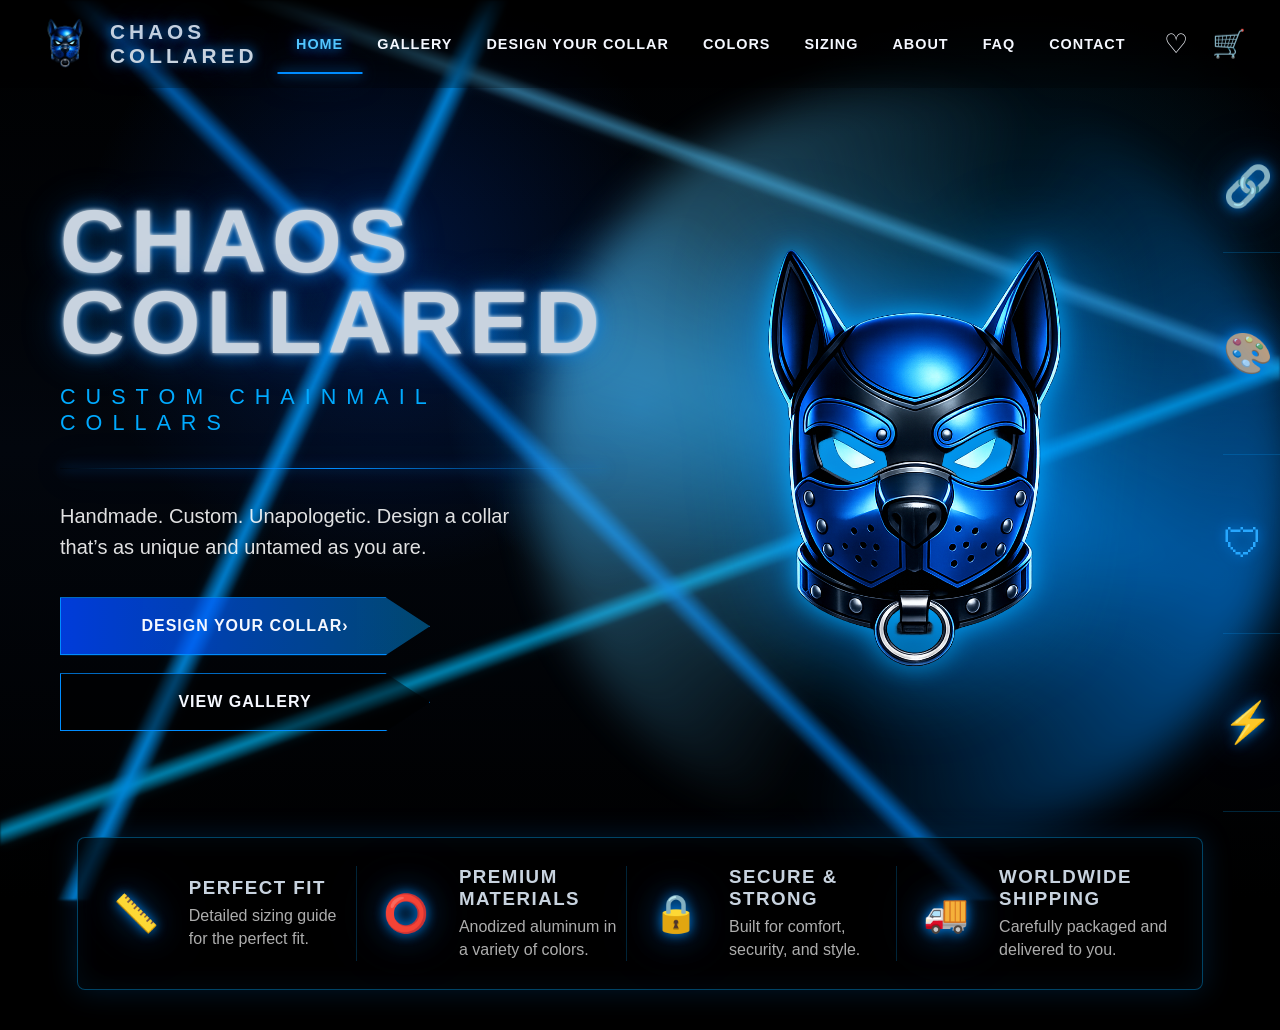
<file: index.html>
<!DOCTYPE html>
<html lang="en">
<head>
  <meta charset="UTF-8" />
  <meta name="viewport" content="width=device-width, initial-scale=1.0" />

  <title>Chaos Collared | Custom Chainmail Collars</title>

  <link rel="stylesheet" href="css/styles.css" />
</head>

<body>

  <div class="lightning-bg"></div>

  <header class="site-header">

    <a href="index.html" class="brand-mark">
      <img src="images/chaos-collars-logo.png" alt="Chaos Collared Logo" />
      <span>Chaos<br>Collared</span>
    </a>

    <nav class="main-nav">
      <a href="index.html" class="active">Home</a>
      <a href="gallery.html">Gallery</a>
      <a href="design.html">Design Your Collar</a>
      <a href="colors.html">Colors</a>
      <a href="sizing.html">Sizing</a>
      <a href="about.html">About</a>
      <a href="faq.html">FAQ</a>
      <a href="contact.html">Contact</a>
    </nav>

    <div class="header-icons">
      <span>♡</span>
      <span>🛒</span>
    </div>

  </header>

  <main class="hero">

    <section class="hero-copy">

      <h1>Chaos<br>Collared</h1>

      <p class="tagline">Custom Chainmail Collars</p>

      <div class="blue-divider"></div>

      <p class="intro">
        Handmade. Custom. Unapologetic.
        Design a collar that’s as unique and untamed as you are.
      </p>

      <div class="hero-buttons">
        <a href="design.html" class="btn-primary">
          Design Your Collar <span>›</span>
        </a>

        <a href="gallery.html" class="btn-secondary">
          View Gallery
        </a>
      </div>

    </section>

    <section class="hero-logo-wrap">
      <div class="logo-lightning"></div>
      <img src="images/chaos-collars-logo.png" alt="Blue pup hood Chaos Collared logo" class="hero-logo" />
    </section>

    <section class="feature-list">

      <article class="feature">
        <div class="feature-icon">🔗</div>
        <div>
          <h3>Handmade</h3>
          <p>Built link by link with precision.</p>
        </div>
      </article>

      <article class="feature">
        <div class="feature-icon">🎨</div>
        <div>
          <h3>Fully Custom</h3>
          <p>Choose your colors, style, length, and more.</p>
        </div>
      </article>

      <article class="feature">
        <div class="feature-icon">🛡</div>
        <div>
          <h3>Built To Last</h3>
          <p>High quality materials made to endure.</p>
        </div>
      </article>

      <article class="feature">
        <div class="feature-icon">⚡</div>
        <div>
          <h3>Made For You</h3>
          <p>Every collar is unique, just like you.</p>
        </div>
      </article>

    </section>

  </main>

  <section class="bottom-info">

    <article>
      <span>📏</span>
      <div>
        <h3>Perfect Fit</h3>
        <p>Detailed sizing guide for the perfect fit.</p>
      </div>
    </article>

    <article>
      <span>⭕</span>
      <div>
        <h3>Premium Materials</h3>
        <p>Anodized aluminum in a variety of colors.</p>
      </div>
    </article>

    <article>
      <span>🔒</span>
      <div>
        <h3>Secure & Strong</h3>
        <p>Built for comfort, security, and style.</p>
      </div>
    </article>

    <article>
      <span>🚚</span>
      <div>
        <h3>Worldwide Shipping</h3>
        <p>Carefully packaged and delivered to you.</p>
      </div>
    </article>

  </section>

  <script src="js/main.js"></script>

</body>
</html>
</file>
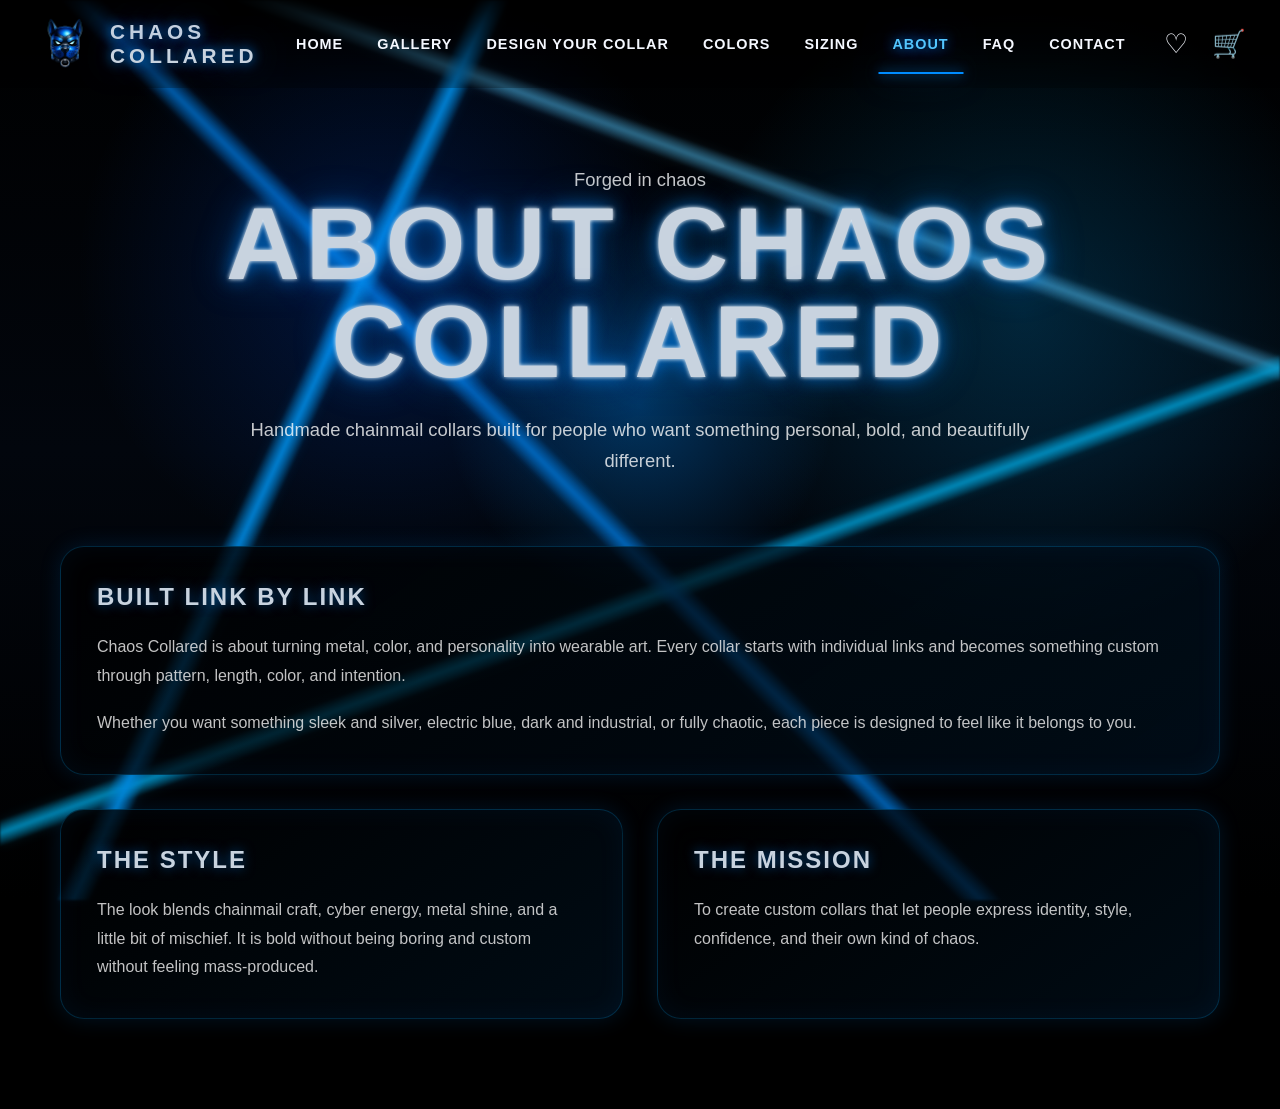
<file: about.html>
<!DOCTYPE html>
<html lang="en">

<head>
  <meta charset="UTF-8" />
  <meta name="viewport" content="width=device-width, initial-scale=1.0" />

  <title>About | Chaos Collared</title>

  <link rel="stylesheet" href="css/styles.css" />
  <link rel="stylesheet" href="css/about.css" />
</head>

<body class="about-page">

  <div class="lightning-bg"></div>

  <header class="site-header">

    <a href="index.html" class="brand-mark">
      <img src="images/chaos-collars-logo.png" alt="Chaos Collared Logo" />
      <span>Chaos<br>Collared</span>
    </a>

    <nav class="main-nav">
      <a href="index.html">Home</a>
      <a href="gallery.html">Gallery</a>
      <a href="design.html">Design Your Collar</a>
      <a href="colors.html">Colors</a>
      <a href="sizing.html">Sizing</a>
      <a href="about.html" class="active">About</a>
      <a href="faq.html">FAQ</a>
      <a href="contact.html">Contact</a>
    </nav>

    <div class="header-icons">
      <span>♡</span>
      <span>🛒</span>
    </div>

  </header>

  <main class="about-main">

    <section class="about-hero">

      <p class="eyebrow">Forged in chaos</p>

      <h1>About Chaos Collared</h1>

      <p>
        Handmade chainmail collars built for people who want something personal, bold, and beautifully different.
      </p>

    </section>

    <section class="about-layout">

      <article class="about-card feature-about">

        <h2>Built Link By Link</h2>

        <p>
          Chaos Collared is about turning metal, color, and personality into wearable art. Every collar starts with individual links and becomes something custom through pattern, length, color, and intention.
        </p>

        <p>
          Whether you want something sleek and silver, electric blue, dark and industrial, or fully chaotic, each piece is designed to feel like it belongs to you.
        </p>

      </article>

      <article class="about-card">

        <h2>The Style</h2>

        <p>
          The look blends chainmail craft, cyber energy, metal shine, and a little bit of mischief. It is bold without being boring and custom without feeling mass-produced.
        </p>

      </article>

      <article class="about-card">

        <h2>The Mission</h2>

        <p>
          To create custom collars that let people express identity, style, confidence, and their own kind of chaos.
        </p>

      </article>

    </section>

  </main>

  <script src="js/main.js"></script>

</body>

</html>
</file>
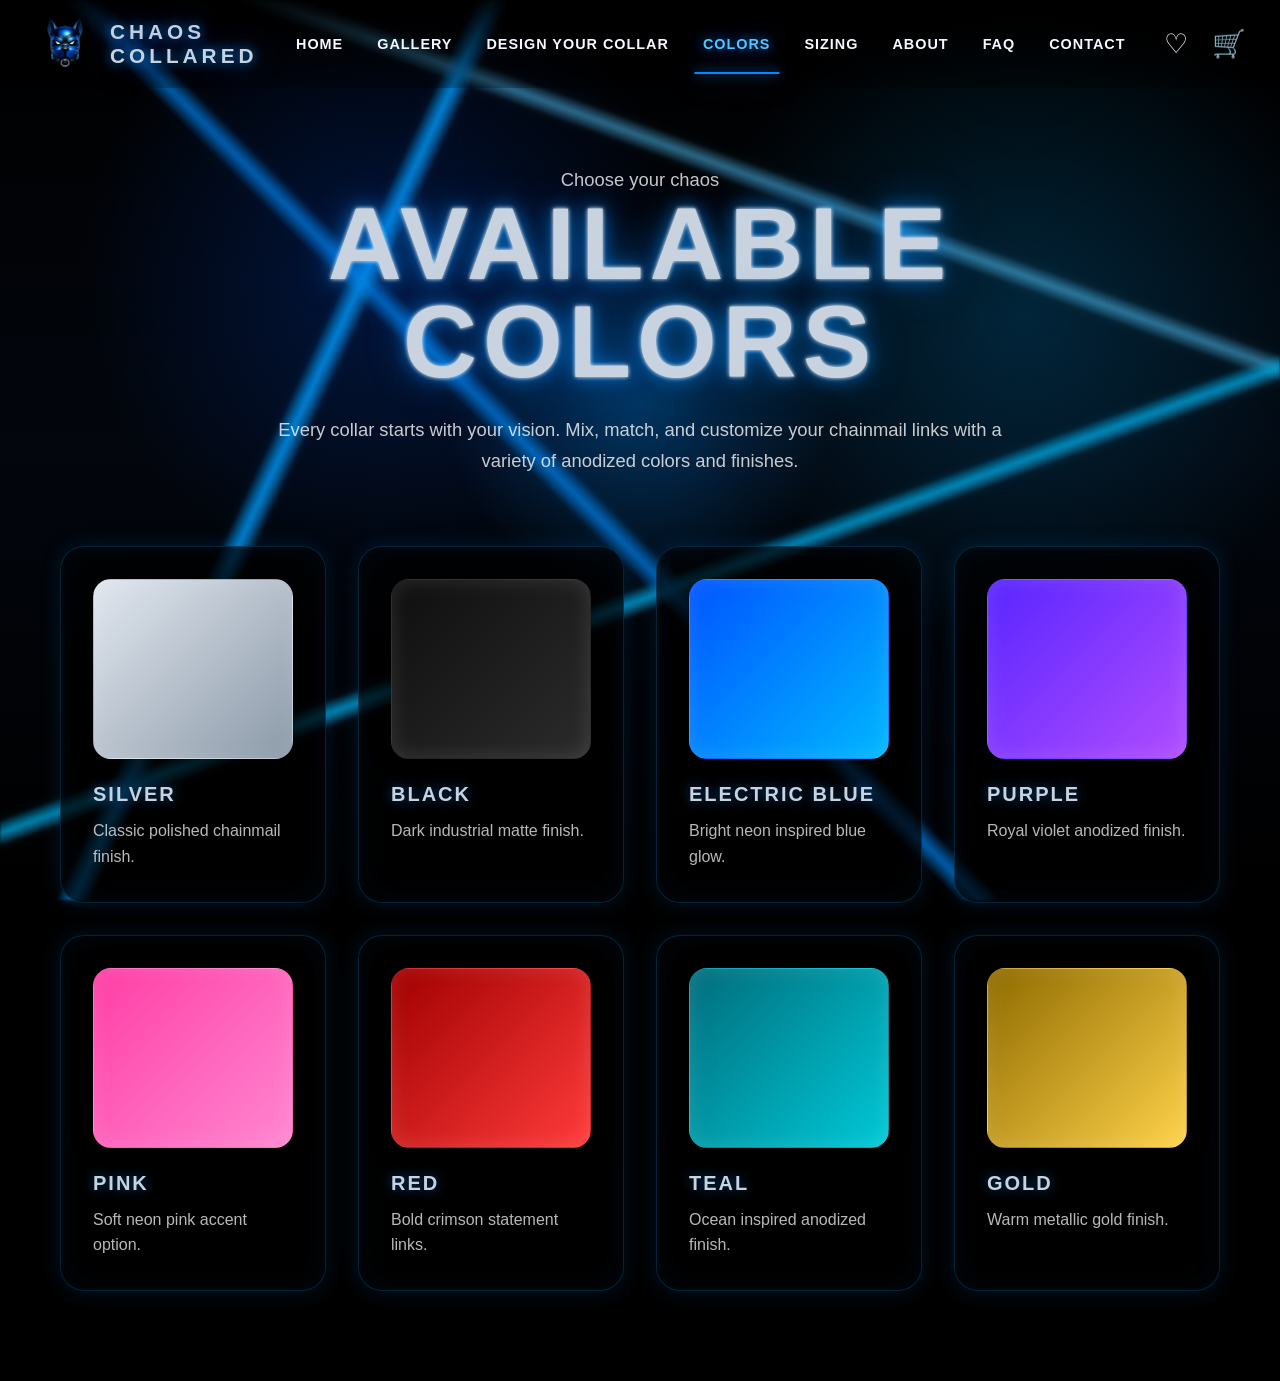
<file: colors.html>
<!DOCTYPE html>
<html lang="en">

<head>
  <meta charset="UTF-8" />
  <meta name="viewport" content="width=device-width, initial-scale=1.0" />

  <title>Colors | Chaos Collared</title>

  <link rel="stylesheet" href="css/styles.css" />
  <link rel="stylesheet" href="css/colors.css" />
</head>

<body class="colors-page">

  <div class="lightning-bg"></div>

  <header class="site-header">

    <a href="index.html" class="brand-mark">
      <img src="images/chaos-collars-logo.png" alt="Chaos Collared Logo" />
      <span>Chaos<br>Collared</span>
    </a>

    <nav class="main-nav">
      <a href="index.html">Home</a>
      <a href="gallery.html">Gallery</a>
      <a href="design.html">Design Your Collar</a>
      <a href="colors.html" class="active">Colors</a>
      <a href="sizing.html">Sizing</a>
      <a href="about.html">About</a>
      <a href="faq.html">FAQ</a>
      <a href="contact.html">Contact</a>
    </nav>

    <div class="header-icons">
      <span>♡</span>
      <span>🛒</span>
    </div>

  </header>

  <main class="colors-main">

    <section class="colors-hero">

      <p class="eyebrow">Choose your chaos</p>

      <h1>Available Colors</h1>

      <p>
        Every collar starts with your vision. Mix, match, and customize your chainmail links with a variety of anodized colors and finishes.
      </p>

    </section>

    <section class="swatch-grid">

      <article class="color-card">
        <div class="color-preview silver"></div>
        <h2>Silver</h2>
        <p>Classic polished chainmail finish.</p>
      </article>

      <article class="color-card">
        <div class="color-preview black"></div>
        <h2>Black</h2>
        <p>Dark industrial matte finish.</p>
      </article>

      <article class="color-card">
        <div class="color-preview blue"></div>
        <h2>Electric Blue</h2>
        <p>Bright neon inspired blue glow.</p>
      </article>

      <article class="color-card">
        <div class="color-preview purple"></div>
        <h2>Purple</h2>
        <p>Royal violet anodized finish.</p>
      </article>

      <article class="color-card">
        <div class="color-preview pink"></div>
        <h2>Pink</h2>
        <p>Soft neon pink accent option.</p>
      </article>

      <article class="color-card">
        <div class="color-preview red"></div>
        <h2>Red</h2>
        <p>Bold crimson statement links.</p>
      </article>

      <article class="color-card">
        <div class="color-preview teal"></div>
        <h2>Teal</h2>
        <p>Ocean inspired anodized finish.</p>
      </article>

      <article class="color-card">
        <div class="color-preview gold"></div>
        <h2>Gold</h2>
        <p>Warm metallic gold finish.</p>
      </article>

    </section>

  </main>

  <script src="js/main.js"></script>

</body>

</html>
</file>
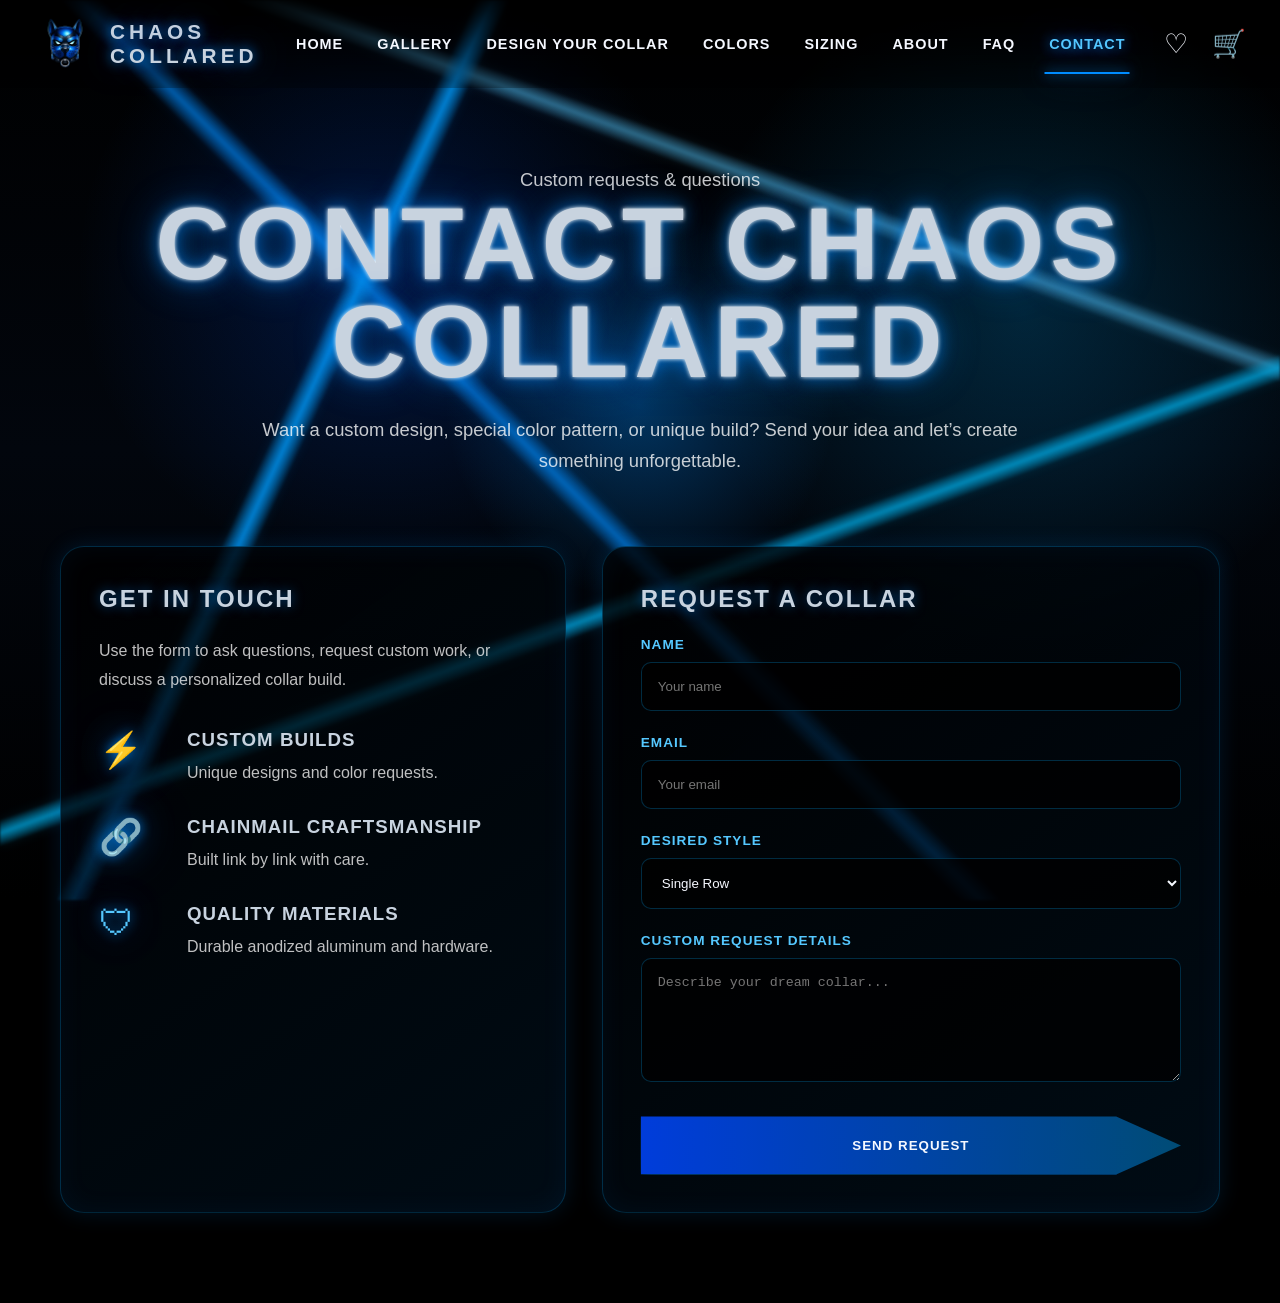
<file: contact.html>
<!DOCTYPE html>
<html lang="en">

<head>
  <meta charset="UTF-8" />
  <meta name="viewport" content="width=device-width, initial-scale=1.0" />

  <title>Contact | Chaos Collared</title>

  <link rel="stylesheet" href="css/styles.css" />
  <link rel="stylesheet" href="css/contact.css" />
</head>

<body class="contact-page">

  <div class="lightning-bg"></div>

  <header class="site-header">

    <a href="index.html" class="brand-mark">
      <img src="images/chaos-collars-logo.png" alt="Chaos Collared Logo" />
      <span>Chaos<br>Collared</span>
    </a>

    <nav class="main-nav">
      <a href="index.html">Home</a>
      <a href="gallery.html">Gallery</a>
      <a href="design.html">Design Your Collar</a>
      <a href="colors.html">Colors</a>
      <a href="sizing.html">Sizing</a>
      <a href="about.html">About</a>
      <a href="faq.html">FAQ</a>
      <a href="contact.html" class="active">Contact</a>
    </nav>

    <div class="header-icons">
      <span>♡</span>
      <span>🛒</span>
    </div>

  </header>

  <main class="contact-main">

    <section class="contact-hero">

      <p class="eyebrow">Custom requests & questions</p>

      <h1>Contact Chaos Collared</h1>

      <p>
        Want a custom design, special color pattern, or unique build? Send your idea and let’s create something unforgettable.
      </p>

    </section>

    <section class="contact-layout">

      <article class="contact-card info-card">

        <h2>Get In Touch</h2>

        <p>
          Use the form to ask questions, request custom work, or discuss a personalized collar build.
        </p>

        <div class="contact-info">

          <div class="info-item">
            <span>⚡</span>
            <div>
              <h3>Custom Builds</h3>
              <p>Unique designs and color requests.</p>
            </div>
          </div>

          <div class="info-item">
            <span>🔗</span>
            <div>
              <h3>Chainmail Craftsmanship</h3>
              <p>Built link by link with care.</p>
            </div>
          </div>

          <div class="info-item">
            <span>🛡</span>
            <div>
              <h3>Quality Materials</h3>
              <p>Durable anodized aluminum and hardware.</p>
            </div>
          </div>

        </div>

      </article>

      <article class="contact-card form-card">

        <h2>Request A Collar</h2>

        <form class="contact-form">

          <div class="form-group">
            <label for="name">Name</label>
            <input type="text" id="name" placeholder="Your name" />
          </div>

          <div class="form-group">
            <label for="email">Email</label>
            <input type="email" id="email" placeholder="Your email" />
          </div>

          <div class="form-group">
            <label for="style">Desired Style</label>

            <select id="style">
              <option>Single Row</option>
              <option>Double Row</option>
              <option>Wide Collar</option>
              <option>Sectioned Pattern</option>
              <option>Custom Request</option>
            </select>
          </div>

          <div class="form-group">
            <label for="message">Custom Request Details</label>

            <textarea
              id="message"
              rows="6"
              placeholder="Describe your dream collar..."
            ></textarea>
          </div>

          <button type="submit" class="submit-button">
            Send Request
          </button>

        </form>

      </article>

    </section>

  </main>

  <script src="js/main.js"></script>

</body>

</html>
</file>
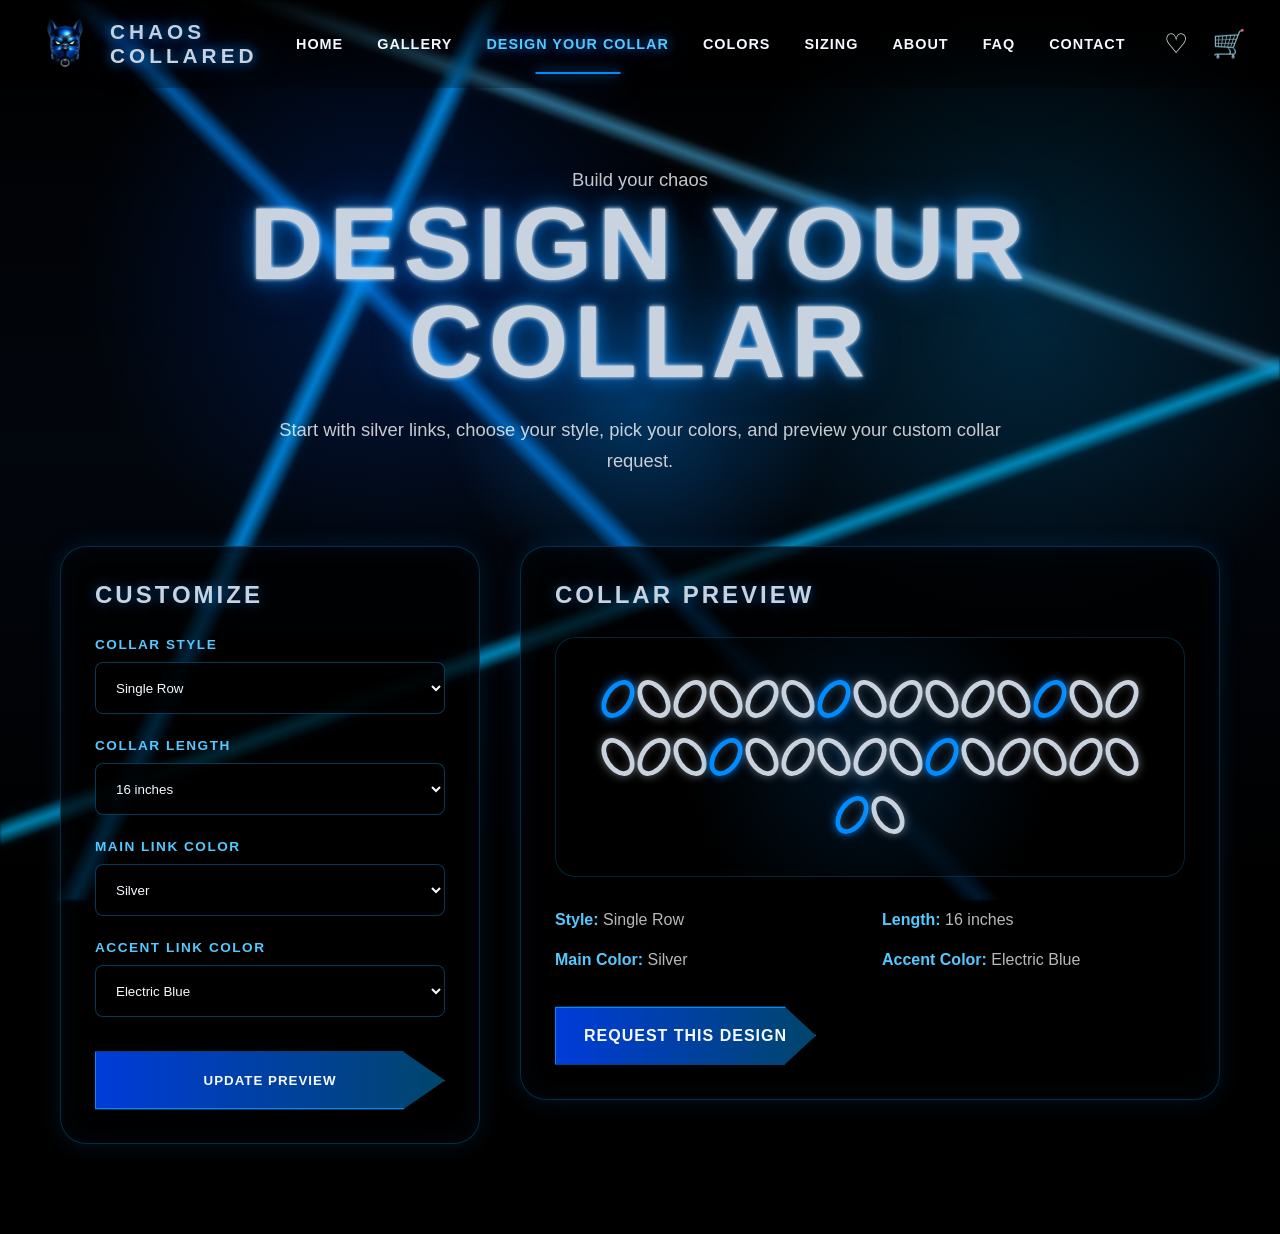
<file: design.html>
<!DOCTYPE html>
<html lang="en">

<head>
  <meta charset="UTF-8" />
  <meta name="viewport" content="width=device-width, initial-scale=1.0" />

  <title>Design Your Collar | Chaos Collared</title>

  <link rel="stylesheet" href="css/styles.css" />
  <link rel="stylesheet" href="css/design.css" />
</head>

<body class="design-page">

  <div class="lightning-bg"></div>

  <header class="site-header">

    <a href="index.html" class="brand-mark">
      <img src="images/chaos-collars-logo.png" alt="Chaos Collared Logo" />
      <span>Chaos<br>Collared</span>
    </a>

    <nav class="main-nav">
      <a href="index.html">Home</a>
      <a href="gallery.html">Gallery</a>
      <a href="design.html" class="active">Design Your Collar</a>
      <a href="colors.html">Colors</a>
      <a href="sizing.html">Sizing</a>
      <a href="about.html">About</a>
      <a href="faq.html">FAQ</a>
      <a href="contact.html">Contact</a>
    </nav>

    <div class="header-icons">
      <span>♡</span>
      <span>🛒</span>
    </div>

  </header>

  <main class="design-main">

    <section class="design-hero">
      <p class="eyebrow">Build your chaos</p>

      <h1>Design Your Collar</h1>

      <p>
        Start with silver links, choose your style, pick your colors, and preview your custom collar request.
      </p>
    </section>

    <section class="builder-layout">

      <section class="builder-panel">

        <h2>Customize</h2>

        <label for="collar-style">Collar Style</label>
        <select id="collar-style">
          <option value="single">Single Row</option>
          <option value="double">Double Row</option>
          <option value="center-stripe">Center Stripe</option>
          <option value="sectioned">Sectioned Pattern</option>
          <option value="wide">Wide Collar</option>
        </select>

        <label for="collar-length">Collar Length</label>
        <select id="collar-length">
          <option value="12">12 inches</option>
          <option value="14">14 inches</option>
          <option value="16" selected>16 inches</option>
          <option value="18">18 inches</option>
          <option value="20">20 inches</option>
          <option value="custom">Custom Length</option>
        </select>

        <label for="main-color">Main Link Color</label>
        <select id="main-color">
          <option value="silver" selected>Silver</option>
          <option value="black">Black</option>
          <option value="blue">Electric Blue</option>
          <option value="purple">Purple</option>
          <option value="pink">Pink</option>
          <option value="red">Red</option>
        </select>

        <label for="accent-color">Accent Link Color</label>
        <select id="accent-color">
          <option value="blue" selected>Electric Blue</option>
          <option value="silver">Silver</option>
          <option value="black">Black</option>
          <option value="purple">Purple</option>
          <option value="pink">Pink</option>
          <option value="red">Red</option>
        </select>

        <button class="builder-button" id="update-preview">
          Update Preview
        </button>

      </section>

      <section class="preview-panel">

        <h2>Collar Preview</h2>

        <div class="collar-preview" id="collar-preview"></div>

        <div class="preview-details">
          <p><strong>Style:</strong> <span id="preview-style">Single Row</span></p>
          <p><strong>Length:</strong> <span id="preview-length">16 inches</span></p>
          <p><strong>Main Color:</strong> <span id="preview-main">Silver</span></p>
          <p><strong>Accent Color:</strong> <span id="preview-accent">Electric Blue</span></p>
        </div>

        <a href="contact.html" class="btn-primary request-button">
          Request This Design
        </a>

      </section>

    </section>

  </main>

  <script src="js/main.js"></script>
  <script src="js/collar-builder.js"></script>

</body>

</html>
</file>
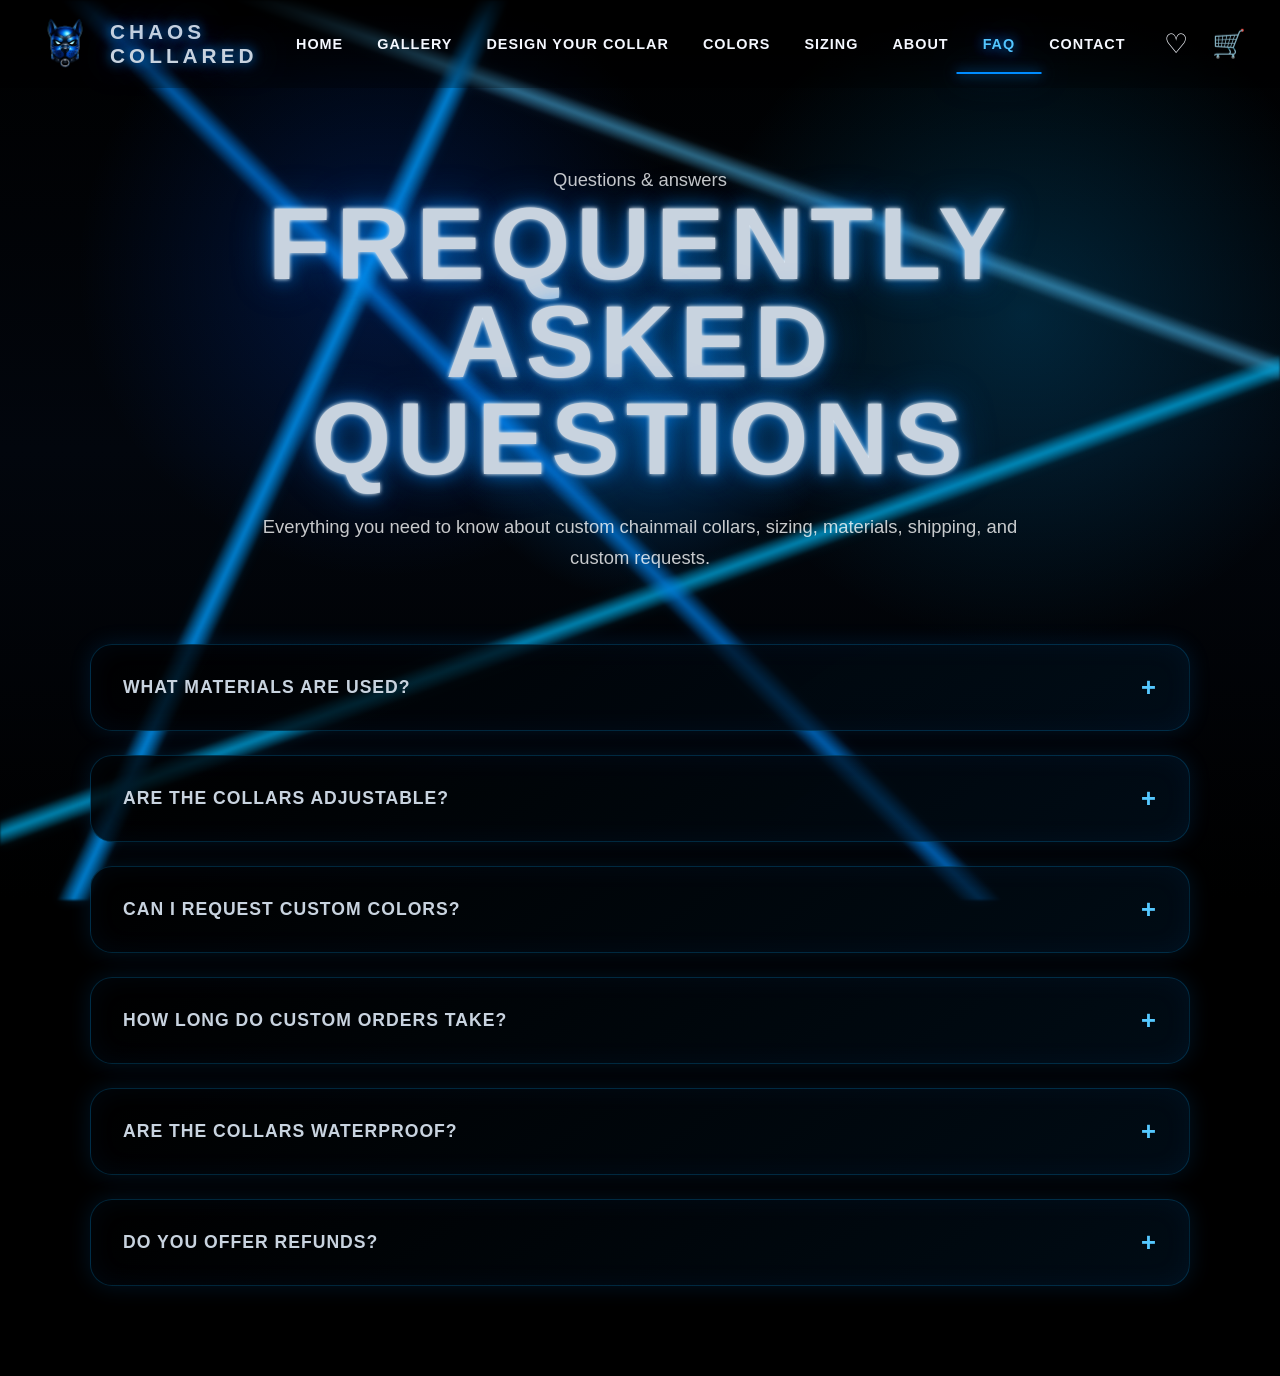
<file: faq.html>
<!DOCTYPE html>
<html lang="en">

<head>
  <meta charset="UTF-8" />
  <meta name="viewport" content="width=device-width, initial-scale=1.0" />

  <title>FAQ | Chaos Collared</title>

  <link rel="stylesheet" href="css/styles.css" />
  <link rel="stylesheet" href="css/faq.css" />
</head>

<body class="faq-page">

  <div class="lightning-bg"></div>

  <header class="site-header">

    <a href="index.html" class="brand-mark">
      <img src="images/chaos-collars-logo.png" alt="Chaos Collared Logo" />
      <span>Chaos<br>Collared</span>
    </a>

    <nav class="main-nav">
      <a href="index.html">Home</a>
      <a href="gallery.html">Gallery</a>
      <a href="design.html">Design Your Collar</a>
      <a href="colors.html">Colors</a>
      <a href="sizing.html">Sizing</a>
      <a href="about.html">About</a>
      <a href="faq.html" class="active">FAQ</a>
      <a href="contact.html">Contact</a>
    </nav>

    <div class="header-icons">
      <span>♡</span>
      <span>🛒</span>
    </div>

  </header>

  <main class="faq-main">

    <section class="faq-hero">

      <p class="eyebrow">Questions & answers</p>

      <h1>Frequently Asked Questions</h1>

      <p>
        Everything you need to know about custom chainmail collars, sizing, materials, shipping, and custom requests.
      </p>

    </section>

    <section class="faq-layout">

      <article class="faq-card">

        <button class="faq-question">
          What materials are used?
          <span>+</span>
        </button>

        <div class="faq-answer">
          <p>
            Chaos Collared pieces are primarily made using anodized aluminum rings and specialty hardware depending on the design selected.
          </p>
        </div>

      </article>

      <article class="faq-card">

        <button class="faq-question">
          Are the collars adjustable?
          <span>+</span>
        </button>

        <div class="faq-answer">
          <p>
            Some styles are adjustable while others are built to exact measurements. Always review the sizing guide before ordering.
          </p>
        </div>

      </article>

      <article class="faq-card">

        <button class="faq-question">
          Can I request custom colors?
          <span>+</span>
        </button>

        <div class="faq-answer">
          <p>
            Yes. Custom color requests and sectioned patterns are available through the design request process.
          </p>
        </div>

      </article>

      <article class="faq-card">

        <button class="faq-question">
          How long do custom orders take?
          <span>+</span>
        </button>

        <div class="faq-answer">
          <p>
            Production times vary depending on complexity and current queue volume. Estimated turnaround is typically 1–3 weeks.
          </p>
        </div>

      </article>

      <article class="faq-card">

        <button class="faq-question">
          Are the collars waterproof?
          <span>+</span>
        </button>

        <div class="faq-answer">
          <p>
            Aluminum rings are resistant to rust, but long-term exposure to harsh conditions may affect finishes over time.
          </p>
        </div>

      </article>

      <article class="faq-card">

        <button class="faq-question">
          Do you offer refunds?
          <span>+</span>
        </button>

        <div class="faq-answer">
          <p>
            Because each piece is handmade and customized, refunds may be limited once production begins. Please review the refunds page for full details.
          </p>
        </div>

      </article>

    </section>

  </main>

  <script src="js/main.js"></script>

  <script>
    const faqQuestions =
      document.querySelectorAll(".faq-question");

    faqQuestions.forEach(question => {

      question.addEventListener("click", () => {

        const card =
          question.parentElement;

        card.classList.toggle("active");

      });

    });
  </script>

</body>

</html>
</file>
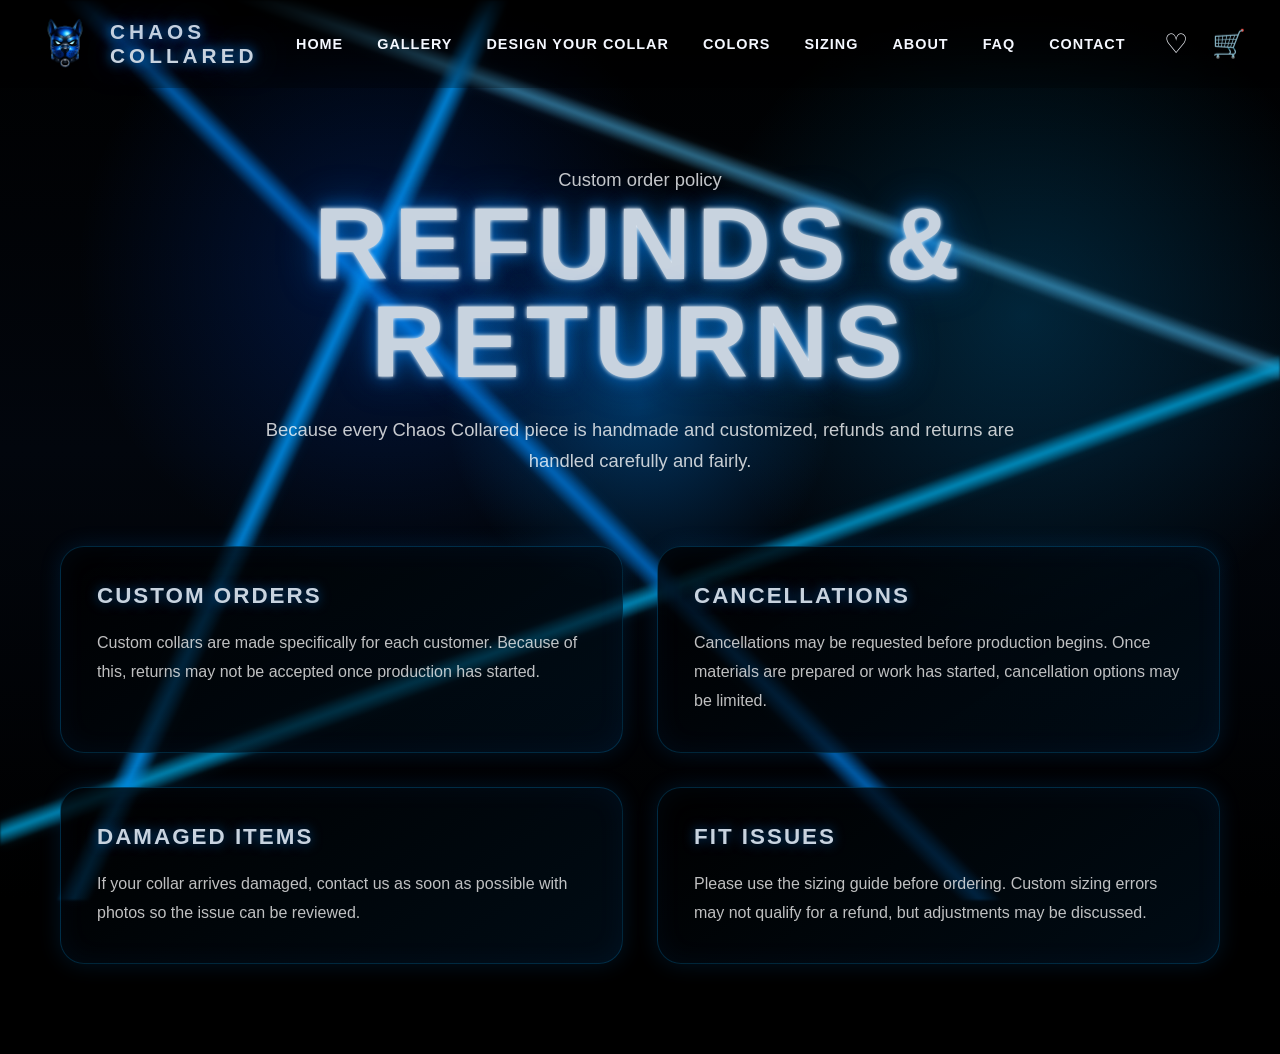
<file: refunds.html>
<!DOCTYPE html>
<html lang="en">

<head>
  <meta charset="UTF-8" />
  <meta name="viewport" content="width=device-width, initial-scale=1.0" />

  <title>Refunds & Returns | Chaos Collared</title>

  <link rel="stylesheet" href="css/styles.css" />
  <link rel="stylesheet" href="css/refunds.css" />
</head>

<body class="refunds-page">

  <div class="lightning-bg"></div>

  <header class="site-header">

    <a href="index.html" class="brand-mark">
      <img src="images/chaos-collars-logo.png" alt="Chaos Collared Logo" />
      <span>Chaos<br>Collared</span>
    </a>

    <nav class="main-nav">
      <a href="index.html">Home</a>
      <a href="gallery.html">Gallery</a>
      <a href="design.html">Design Your Collar</a>
      <a href="colors.html">Colors</a>
      <a href="sizing.html">Sizing</a>
      <a href="about.html">About</a>
      <a href="faq.html">FAQ</a>
      <a href="contact.html">Contact</a>
    </nav>

    <div class="header-icons">
      <span>♡</span>
      <span>🛒</span>
    </div>

  </header>

  <main class="refunds-main">

    <section class="refunds-hero">

      <p class="eyebrow">Custom order policy</p>

      <h1>Refunds & Returns</h1>

      <p>
        Because every Chaos Collared piece is handmade and customized, refunds and returns are handled carefully and fairly.
      </p>

    </section>

    <section class="refunds-grid">

      <article class="refunds-card">
        <h2>Custom Orders</h2>
        <p>
          Custom collars are made specifically for each customer. Because of this, returns may not be accepted once production has started.
        </p>
      </article>

      <article class="refunds-card">
        <h2>Cancellations</h2>
        <p>
          Cancellations may be requested before production begins. Once materials are prepared or work has started, cancellation options may be limited.
        </p>
      </article>

      <article class="refunds-card">
        <h2>Damaged Items</h2>
        <p>
          If your collar arrives damaged, contact us as soon as possible with photos so the issue can be reviewed.
        </p>
      </article>

      <article class="refunds-card">
        <h2>Fit Issues</h2>
        <p>
          Please use the sizing guide before ordering. Custom sizing errors may not qualify for a refund, but adjustments may be discussed.
        </p>
      </article>

    </section>

  </main>

  <script src="js/main.js"></script>

</body>

</html>
</file>
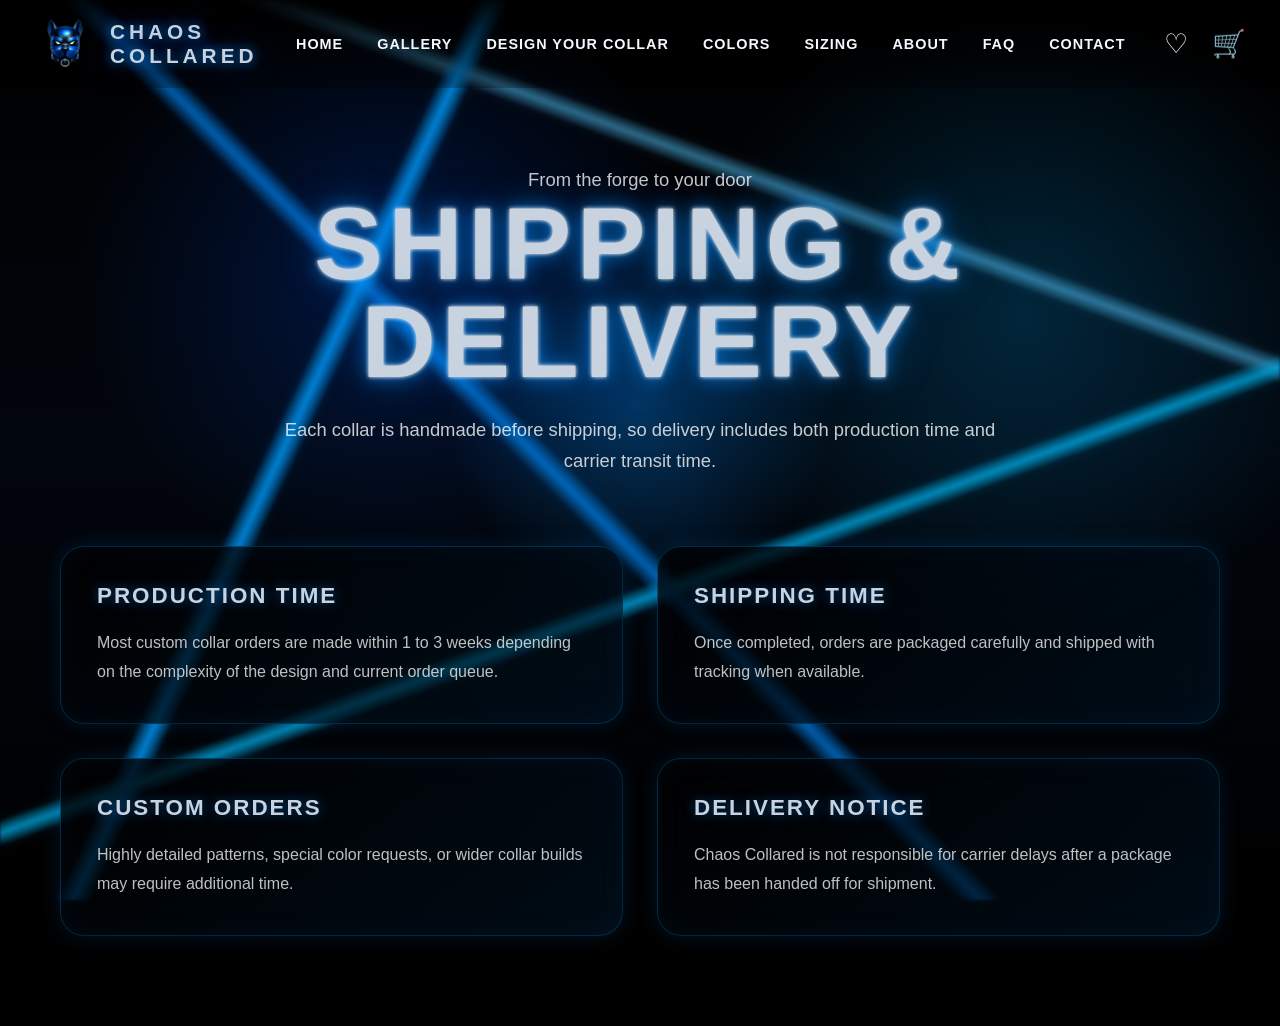
<file: shipping.html>
<!DOCTYPE html>
<html lang="en">

<head>
  <meta charset="UTF-8" />
  <meta name="viewport" content="width=device-width, initial-scale=1.0" />

  <title>Shipping & Delivery | Chaos Collared</title>

  <link rel="stylesheet" href="css/styles.css" />
  <link rel="stylesheet" href="css/shipping.css" />
</head>

<body class="shipping-page">

  <div class="lightning-bg"></div>

  <header class="site-header">

    <a href="index.html" class="brand-mark">
      <img src="images/chaos-collars-logo.png" alt="Chaos Collared Logo" />
      <span>Chaos<br>Collared</span>
    </a>

    <nav class="main-nav">
      <a href="index.html">Home</a>
      <a href="gallery.html">Gallery</a>
      <a href="design.html">Design Your Collar</a>
      <a href="colors.html">Colors</a>
      <a href="sizing.html">Sizing</a>
      <a href="about.html">About</a>
      <a href="faq.html">FAQ</a>
      <a href="contact.html">Contact</a>
    </nav>

    <div class="header-icons">
      <span>♡</span>
      <span>🛒</span>
    </div>

  </header>

  <main class="shipping-main">

    <section class="shipping-hero">

      <p class="eyebrow">From the forge to your door</p>

      <h1>Shipping & Delivery</h1>

      <p>
        Each collar is handmade before shipping, so delivery includes both production time and carrier transit time.
      </p>

    </section>

    <section class="shipping-grid">

      <article class="shipping-card">
        <h2>Production Time</h2>
        <p>
          Most custom collar orders are made within 1 to 3 weeks depending on the complexity of the design and current order queue.
        </p>
      </article>

      <article class="shipping-card">
        <h2>Shipping Time</h2>
        <p>
          Once completed, orders are packaged carefully and shipped with tracking when available.
        </p>
      </article>

      <article class="shipping-card">
        <h2>Custom Orders</h2>
        <p>
          Highly detailed patterns, special color requests, or wider collar builds may require additional time.
        </p>
      </article>

      <article class="shipping-card">
        <h2>Delivery Notice</h2>
        <p>
          Chaos Collared is not responsible for carrier delays after a package has been handed off for shipment.
        </p>
      </article>

    </section>

  </main>

  <script src="js/main.js"></script>

</body>

</html>
</file>
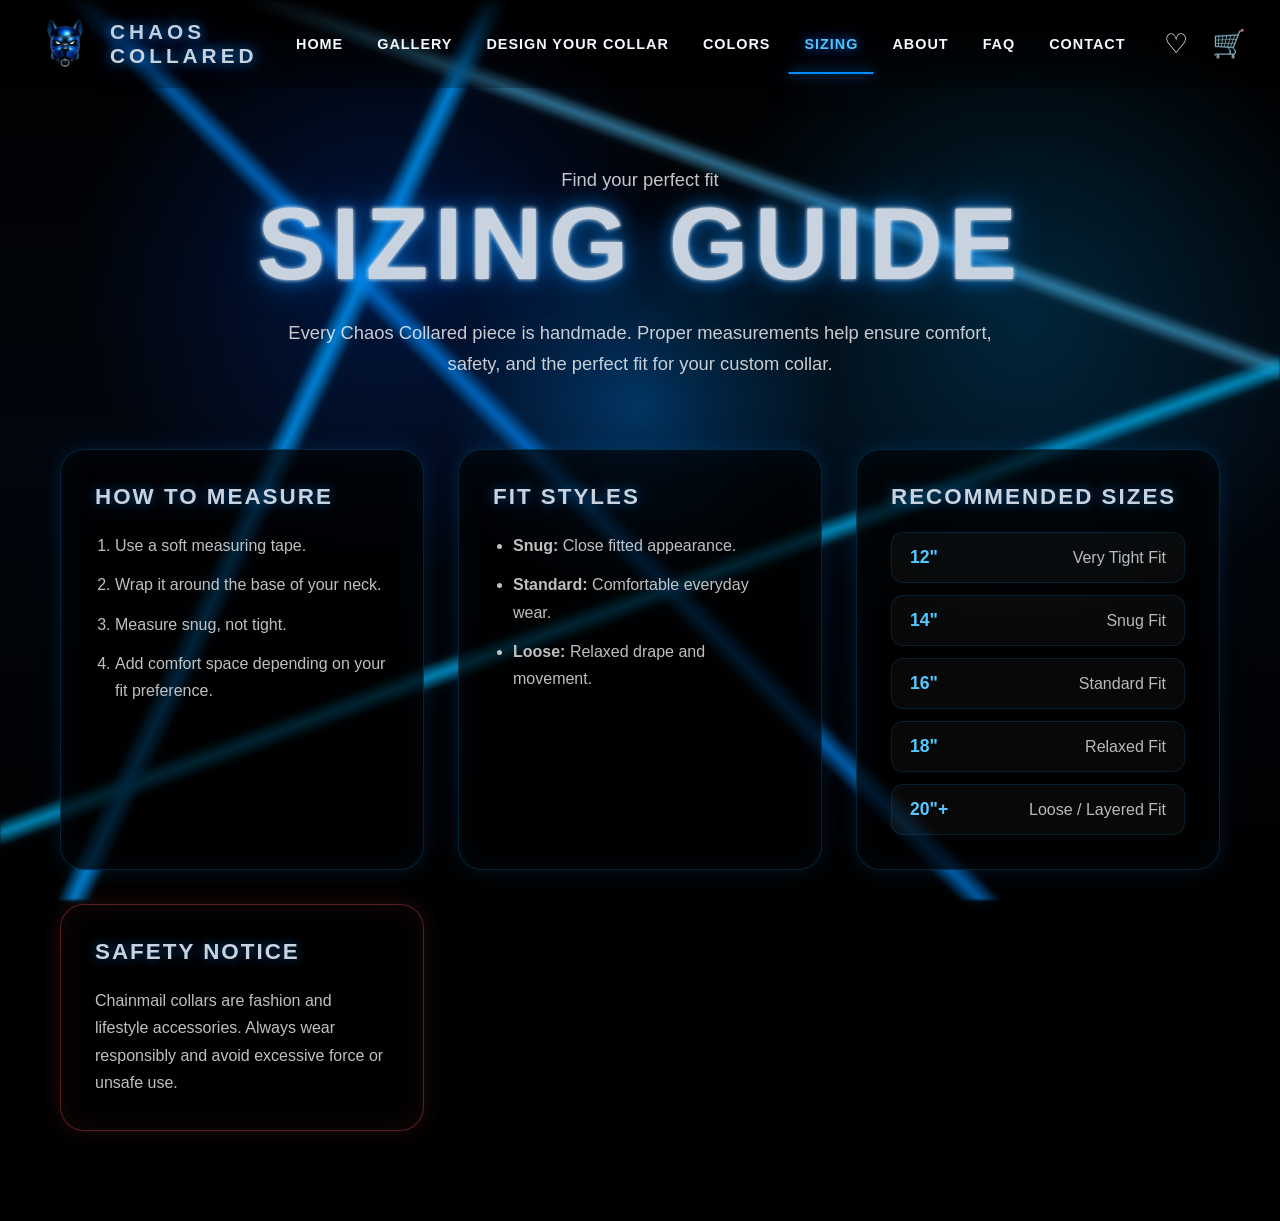
<file: sizing.html>
<!DOCTYPE html>
<html lang="en">

<head>
  <meta charset="UTF-8" />
  <meta name="viewport" content="width=device-width, initial-scale=1.0" />

  <title>Sizing Guide | Chaos Collared</title>

  <link rel="stylesheet" href="css/styles.css" />
  <link rel="stylesheet" href="css/sizing.css" />
</head>

<body class="sizing-page">

  <div class="lightning-bg"></div>

  <header class="site-header">

    <a href="index.html" class="brand-mark">
      <img src="images/chaos-collars-logo.png" alt="Chaos Collared Logo" />
      <span>Chaos<br>Collared</span>
    </a>

    <nav class="main-nav">
      <a href="index.html">Home</a>
      <a href="gallery.html">Gallery</a>
      <a href="design.html">Design Your Collar</a>
      <a href="colors.html">Colors</a>
      <a href="sizing.html" class="active">Sizing</a>
      <a href="about.html">About</a>
      <a href="faq.html">FAQ</a>
      <a href="contact.html">Contact</a>
    </nav>

    <div class="header-icons">
      <span>♡</span>
      <span>🛒</span>
    </div>

  </header>

  <main class="sizing-main">

    <section class="sizing-hero">

      <p class="eyebrow">Find your perfect fit</p>

      <h1>Sizing Guide</h1>

      <p>
        Every Chaos Collared piece is handmade. Proper measurements help ensure comfort, safety, and the perfect fit for your custom collar.
      </p>

    </section>

    <section class="sizing-grid">

      <article class="sizing-card">

        <h2>How To Measure</h2>

        <ol>
          <li>Use a soft measuring tape.</li>
          <li>Wrap it around the base of your neck.</li>
          <li>Measure snug, not tight.</li>
          <li>Add comfort space depending on your fit preference.</li>
        </ol>

      </article>

      <article class="sizing-card">

        <h2>Fit Styles</h2>

        <ul>
          <li><strong>Snug:</strong> Close fitted appearance.</li>
          <li><strong>Standard:</strong> Comfortable everyday wear.</li>
          <li><strong>Loose:</strong> Relaxed drape and movement.</li>
        </ul>

      </article>

      <article class="sizing-card">

        <h2>Recommended Sizes</h2>

        <div class="size-table">

          <div class="size-row">
            <span>12"</span>
            <span>Very Tight Fit</span>
          </div>

          <div class="size-row">
            <span>14"</span>
            <span>Snug Fit</span>
          </div>

          <div class="size-row">
            <span>16"</span>
            <span>Standard Fit</span>
          </div>

          <div class="size-row">
            <span>18"</span>
            <span>Relaxed Fit</span>
          </div>

          <div class="size-row">
            <span>20"+</span>
            <span>Loose / Layered Fit</span>
          </div>

        </div>

      </article>

      <article class="sizing-card warning-card">

        <h2>Safety Notice</h2>

        <p>
          Chainmail collars are fashion and lifestyle accessories. Always wear responsibly and avoid excessive force or unsafe use.
        </p>

      </article>

    </section>

  </main>

  <script src="js/main.js"></script>

</body>

</html>
</file>
<file: css/styles.css>
/* ================================
   CHAOS COLLARED HOMEPAGE
================================ */

:root {
  --black: #000000;
  --deep-black: #030508;
  --panel-black: rgba(0, 0, 0, 0.72);

  --blue: #008cff;
  --bright-blue: #55c8ff;
  --electric-blue: #00aaff;

  --silver: #c8d3df;
  --white: #f5f8ff;

  --blue-glow:
    0 0 12px rgba(0, 140, 255, 0.9),
    0 0 32px rgba(0, 140, 255, 0.5),
    0 0 70px rgba(0, 140, 255, 0.25);

  --soft-border: rgba(0, 170, 255, 0.35);
}

* {
  margin: 0;
  padding: 0;
  box-sizing: border-box;
}

body {
  background: var(--black);
  color: var(--white);
  font-family: Arial, Helvetica, sans-serif;
  min-height: 100vh;
  overflow-x: hidden;
}

/* ================================
   LIGHTNING BACKGROUND
================================ */

.lightning-bg {
  position: fixed;
  inset: 0;
  z-index: -3;

  background:
    radial-gradient(circle at 50% 45%, rgba(0, 140, 255, 0.35), transparent 24%),
    radial-gradient(circle at 30% 30%, rgba(0, 85, 255, 0.22), transparent 28%),
    radial-gradient(circle at 80% 35%, rgba(0, 170, 255, 0.2), transparent 28%),
    linear-gradient(to bottom, #000000, #02060d 50%, #000000);
}

.lightning-bg::before,
.lightning-bg::after {
  content: "";
  position: absolute;
  inset: 0;
  opacity: 0.8;
  background-image:
    linear-gradient(115deg, transparent 0 28%, rgba(0, 157, 255, 0.9) 29%, transparent 30% 100%),
    linear-gradient(45deg, transparent 0 44%, rgba(0, 140, 255, 0.7) 45%, transparent 46% 100%),
    linear-gradient(160deg, transparent 0 60%, rgba(0, 191, 255, 0.75) 61%, transparent 62% 100%),
    linear-gradient(20deg, transparent 0 72%, rgba(85, 200, 255, 0.55) 73%, transparent 74% 100%);
  filter: blur(1px);
  animation: lightningPulse 4s infinite alternate;
}

.lightning-bg::after {
  opacity: 0.35;
  filter: blur(6px);
}

@keyframes lightningPulse {
  0% {
    opacity: 0.35;
  }

  50% {
    opacity: 0.95;
  }

  100% {
    opacity: 0.55;
  }
}

/* ================================
   HEADER
================================ */

.site-header {
  position: fixed;
  top: 0;
  left: 0;
  width: 100%;
  height: 88px;

  display: flex;
  align-items: center;
  justify-content: space-between;

  padding: 0 34px;

  background: linear-gradient(to bottom, rgba(0,0,0,0.92), rgba(0,0,0,0.25));
  z-index: 100;
}

.brand-mark {
  display: flex;
  align-items: center;
  gap: 14px;
  color: var(--silver);
  text-decoration: none;
  text-transform: uppercase;
  letter-spacing: 4px;
  font-size: 1.3rem;
  font-weight: 900;
  text-shadow: var(--blue-glow);
}

.brand-mark img {
  width: 62px;
  height: 62px;
  object-fit: contain;
}

.main-nav {
  display: flex;
  align-items: center;
  gap: 34px;
}

.main-nav a {
  position: relative;
  color: var(--white);
  text-decoration: none;
  text-transform: uppercase;
  font-size: 0.9rem;
  font-weight: 700;
  letter-spacing: 1px;
  transition: 0.3s ease;
}

.main-nav a:hover,
.main-nav a.active {
  color: var(--bright-blue);
  text-shadow: var(--blue-glow);
}

.main-nav a.active::after {
  content: "";
  position: absolute;
  left: 50%;
  bottom: -22px;
  width: 85px;
  height: 2px;
  transform: translateX(-50%);
  background: var(--blue);
  box-shadow: var(--blue-glow);
}

.header-icons {
  display: flex;
  gap: 24px;
  font-size: 1.7rem;
}

/* ================================
   HERO
================================ */

.hero {
  min-height: 100vh;
  padding: 120px 60px 120px;

  display: grid;
  grid-template-columns: 1fr 1.35fr 0.9fr;
  align-items: center;
  gap: 40px;
}

.hero-copy {
  position: relative;
  z-index: 5;
}

.hero-copy h1 {
  color: var(--silver);
  font-size: clamp(3.8rem, 7vw, 7rem);
  line-height: 0.9;
  text-transform: uppercase;
  letter-spacing: 6px;
  font-weight: 900;

  text-shadow:
    0 0 4px #ffffff,
    0 0 18px rgba(0, 140, 255, 0.7),
    0 0 42px rgba(0, 140, 255, 0.45);
}

.tagline {
  margin-top: 22px;
  color: var(--electric-blue);
  text-transform: uppercase;
  letter-spacing: 10px;
  font-size: 1.35rem;
}

.blue-divider {
  width: 100%;
  height: 1px;
  margin: 32px 0;

  background: linear-gradient(to right, transparent, var(--blue), transparent);
  box-shadow: var(--blue-glow);
}

.intro {
  max-width: 480px;
  color: rgba(255,255,255,0.88);
  font-size: 1.25rem;
  line-height: 1.55;
}

.hero-buttons {
  margin-top: 34px;
  display: flex;
  flex-direction: column;
  gap: 18px;
  max-width: 370px;
}

.btn-primary,
.btn-secondary {
  position: relative;
  display: flex;
  align-items: center;
  justify-content: center;

  min-height: 58px;
  padding: 0 28px;

  color: var(--white);
  text-decoration: none;
  text-transform: uppercase;
  letter-spacing: 1px;
  font-weight: 800;

  border: 1px solid var(--blue);
  clip-path: polygon(0 0, 88% 0, 100% 50%, 88% 100%, 0 100%);
  transition: 0.3s ease;
}

.btn-primary {
  background: linear-gradient(90deg, rgba(0, 70, 255, 0.85), rgba(0, 166, 255, 0.42));
  box-shadow: var(--blue-glow);
}

.btn-secondary {
  background: rgba(0,0,0,0.45);
}

.btn-primary:hover,
.btn-secondary:hover {
  transform: translateX(8px);
  box-shadow: var(--blue-glow);
}

/* ================================
   CENTER LOGO
================================ */

.hero-logo-wrap {
  position: relative;
  display: flex;
  align-items: center;
  justify-content: center;
}

.logo-lightning {
  position: absolute;
  width: 760px;
  height: 760px;
  border-radius: 50%;

  background:
    radial-gradient(circle, rgba(0, 170, 255, 0.55), transparent 52%),
    conic-gradient(from 20deg, transparent, rgba(0, 140, 255, 0.8), transparent, rgba(85, 200, 255, 0.75), transparent);

  filter: blur(22px);
  opacity: 0.75;
  animation: glowSpin 12s linear infinite;
}

@keyframes glowSpin {
  from {
    transform: rotate(0deg);
  }

  to {
    transform: rotate(360deg);
  }
}

.hero-logo {
  position: relative;
  z-index: 3;
  width: min(620px, 42vw);
  filter:
    drop-shadow(0 0 12px rgba(0, 170, 255, 0.9))
    drop-shadow(0 0 42px rgba(0, 140, 255, 0.6));
}

/* ================================
   FEATURES RIGHT SIDE
================================ */

.feature-list {
  display: flex;
  flex-direction: column;
  gap: 0;
}

.feature {
  display: grid;
  grid-template-columns: 70px 1fr;
  gap: 22px;
  align-items: center;

  padding: 28px 0;
  border-bottom: 1px solid rgba(0, 170, 255, 0.22);
}

.feature-icon {
  color: var(--bright-blue);
  font-size: 2.5rem;
  text-shadow: var(--blue-glow);
}

.feature h3 {
  color: var(--silver);
  text-transform: uppercase;
  letter-spacing: 2px;
  font-size: 1.15rem;
  margin-bottom: 8px;
}

.feature p {
  color: rgba(255,255,255,0.72);
  line-height: 1.45;
  font-size: 1rem;
}

/* ================================
   BOTTOM INFO BAR
================================ */

.bottom-info {
  width: min(88%, 1500px);
  margin: -95px auto 40px;
  padding: 28px 35px;

  position: relative;
  z-index: 10;

  display: grid;
  grid-template-columns: repeat(4, 1fr);
  gap: 26px;

  border: 1px solid rgba(0, 170, 255, 0.4);
  border-radius: 8px;

  background: rgba(0,0,0,0.72);
  box-shadow:
    inset 0 0 28px rgba(0, 140, 255, 0.08),
    0 0 30px rgba(0, 140, 255, 0.18);
}

.bottom-info article {
  display: grid;
  grid-template-columns: 58px 1fr;
  gap: 18px;
  align-items: center;

  border-right: 1px solid rgba(0, 170, 255, 0.22);
}

.bottom-info article:last-child {
  border-right: none;
}

.bottom-info span {
  font-size: 2.3rem;
  color: var(--bright-blue);
  text-shadow: var(--blue-glow);
}

.bottom-info h3 {
  color: var(--silver);
  text-transform: uppercase;
  letter-spacing: 1.5px;
  margin-bottom: 6px;
}

.bottom-info p {
  color: rgba(255,255,255,0.68);
  line-height: 1.4;
}

/* ================================
   RESPONSIVE
================================ */

@media (max-width: 1200px) {
  .hero {
    grid-template-columns: 1fr;
    text-align: center;
    padding-top: 140px;
  }

  .intro,
  .hero-buttons {
    margin-left: auto;
    margin-right: auto;
  }

  .feature-list {
    max-width: 700px;
    margin: auto;
  }

  .hero-logo {
    width: min(520px, 80vw);
  }

  .bottom-info {
    margin-top: 40px;
    grid-template-columns: repeat(2, 1fr);
  }

  .main-nav {
    display: none;
  }
}

@media (max-width: 700px) {
  .site-header {
    padding: 0 18px;
  }

  .brand-mark span {
    font-size: 0.9rem;
  }

  .hero {
    padding-left: 22px;
    padding-right: 22px;
  }

  .tagline {
    letter-spacing: 4px;
    font-size: 1rem;
  }

  .bottom-info {
    grid-template-columns: 1fr;
  }

  .bottom-info article {
    border-right: none;
    border-bottom: 1px solid rgba(0, 170, 255, 0.22);
    padding-bottom: 20px;
  }

  .bottom-info article:last-child {
    border-bottom: none;
  }
}

.lightning-bg.flash::before {
  opacity: 1;
  filter: blur(0);
}
</file>
<file: css/about.css>
/* ================================
   CHAOS COLLARED
   ABOUT PAGE
================================ */

.about-main {
  min-height: 100vh;
  padding: 140px 60px 90px;
}

/* HERO */

.about-hero {
  max-width: 980px;
  margin: 0 auto 70px;
  text-align: center;
}

.about-hero h1 {
  color: var(--silver);
  font-size: clamp(3.2rem, 8vw, 7rem);
  line-height: 0.95;
  text-transform: uppercase;
  letter-spacing: 6px;
  font-weight: 900;

  text-shadow:
    0 0 4px #ffffff,
    0 0 18px rgba(0, 140, 255, 0.7),
    0 0 42px rgba(0, 140, 255, 0.45);
}

.about-hero p {
  max-width: 780px;
  margin: 24px auto 0;
  color: rgba(255,255,255,0.78);
  font-size: 1.15rem;
  line-height: 1.7;
}

/* LAYOUT */

.about-layout {
  width: min(1250px, 100%);
  margin: 0 auto;

  display: grid;
  grid-template-columns: repeat(2, 1fr);
  gap: 34px;
}

.about-card {
  padding: 36px;
  border-radius: 24px;

  border: 1px solid rgba(0, 170, 255, 0.22);

  background:
    linear-gradient(
      145deg,
      rgba(0,0,0,0.82),
      rgba(0,20,36,0.58)
    );

  box-shadow:
    inset 0 0 28px rgba(0, 140, 255, 0.06),
    0 0 22px rgba(0, 140, 255, 0.14);

  transition: 0.35s ease;
}

.about-card:hover {
  transform: translateY(-8px);

  border-color: rgba(85, 200, 255, 0.72);

  box-shadow:
    0 0 18px rgba(0, 140, 255, 0.55),
    0 0 44px rgba(0, 140, 255, 0.24);
}

.feature-about {
  grid-column: span 2;
}

.about-card h2 {
  color: var(--silver);
  text-transform: uppercase;
  letter-spacing: 2px;
  margin-bottom: 22px;
  font-size: 1.5rem;

  text-shadow:
    0 0 12px rgba(0, 140, 255, 0.5);
}

.about-card p {
  color: rgba(255,255,255,0.76);
  line-height: 1.8;
  margin-bottom: 18px;
}

.about-card p:last-child {
  margin-bottom: 0;
}

/* RESPONSIVE */

@media (max-width: 900px) {
  .about-main {
    padding: 130px 28px 70px;
  }

  .about-layout {
    grid-template-columns: 1fr;
  }

  .feature-about {
    grid-column: span 1;
  }
}
</file>
<file: css/colors.css>
/* ================================
   CHAOS COLLARED
   COLORS PAGE
================================ */

.colors-main {
  min-height: 100vh;
  padding: 140px 60px 90px;
}

/* HERO */

.colors-hero {
  max-width: 900px;
  margin: 0 auto 70px;
  text-align: center;
}

.colors-hero h1 {
  color: var(--silver);

  font-size: clamp(3.5rem, 8vw, 7rem);

  line-height: 0.95;

  text-transform: uppercase;

  letter-spacing: 6px;

  font-weight: 900;

  text-shadow:
    0 0 4px #ffffff,
    0 0 18px rgba(0, 140, 255, 0.7),
    0 0 42px rgba(0, 140, 255, 0.45);
}

.colors-hero p {
  max-width: 760px;

  margin: 24px auto 0;

  color: rgba(255,255,255,0.78);

  font-size: 1.15rem;

  line-height: 1.7;
}

/* GRID */

.swatch-grid {
  width: min(1450px, 100%);

  margin: 0 auto;

  display: grid;

  grid-template-columns:
    repeat(auto-fit, minmax(260px, 1fr));

  gap: 32px;
}

/* CARD */

.color-card {
  position: relative;

  overflow: hidden;

  border-radius: 24px;

  padding: 32px;

  border:
    1px solid rgba(0, 170, 255, 0.22);

  background:
    rgba(0,0,0,0.72);

  box-shadow:
    inset 0 0 28px rgba(0, 140, 255, 0.06),
    0 0 22px rgba(0, 140, 255, 0.14);

  transition: 0.35s ease;
}

.color-card:hover {
  transform: translateY(-8px);

  border-color:
    rgba(85, 200, 255, 0.72);

  box-shadow:
    0 0 18px rgba(0, 140, 255, 0.55),
    0 0 44px rgba(0, 140, 255, 0.24);
}

/* COLOR PREVIEW */

.color-preview {
  width: 100%;
  height: 180px;

  border-radius: 18px;

  margin-bottom: 24px;

  border:
    1px solid rgba(255,255,255,0.08);

  box-shadow:
    inset 0 0 20px rgba(255,255,255,0.12),
    0 0 22px rgba(0,0,0,0.4);
}

/* COLORS */

.silver {
  background:
    linear-gradient(135deg, #e1e7ef, #8b99a8);
}

.black {
  background:
    linear-gradient(135deg, #0f0f0f, #2b2b2b);
}

.blue {
  background:
    linear-gradient(135deg, #0055ff, #00b7ff);
}

.purple {
  background:
    linear-gradient(135deg, #5925ff, #b04dff);
}

.pink {
  background:
    linear-gradient(135deg, #ff3ea5, #ff87d1);
}

.red {
  background:
    linear-gradient(135deg, #a10000, #ff3b3b);
}

.teal {
  background:
    linear-gradient(135deg, #006d7c, #00c8d7);
}

.gold {
  background:
    linear-gradient(135deg, #8f6b00, #ffd24a);
}

/* TEXT */

.color-card h2 {
  color: var(--silver);

  text-transform: uppercase;

  letter-spacing: 2px;

  margin-bottom: 12px;

  font-size: 1.25rem;

  text-shadow:
    0 0 12px rgba(0, 140, 255, 0.5);
}

.color-card p {
  color: rgba(255,255,255,0.72);

  line-height: 1.6;
}

/* RESPONSIVE */

@media (max-width: 900px) {
  .colors-main {
    padding: 130px 28px 70px;
  }

  .swatch-grid {
    grid-template-columns: 1fr;
  }
}
</file>
<file: css/contact.css>
/* ================================
   CHAOS COLLARED
   CONTACT PAGE
================================ */

.contact-main {
  min-height: 100vh;
  padding: 140px 60px 90px;
}

/* HERO */

.contact-hero {
  max-width: 980px;
  margin: 0 auto 70px;
  text-align: center;
}

.contact-hero h1 {
  color: var(--silver);

  font-size: clamp(3.2rem, 8vw, 6.8rem);

  line-height: 0.95;

  text-transform: uppercase;

  letter-spacing: 6px;

  font-weight: 900;

  text-shadow:
    0 0 4px #ffffff,
    0 0 18px rgba(0, 140, 255, 0.7),
    0 0 42px rgba(0, 140, 255, 0.45);
}

.contact-hero p {
  max-width: 760px;

  margin: 24px auto 0;

  color: rgba(255,255,255,0.78);

  font-size: 1.15rem;

  line-height: 1.7;
}

/* LAYOUT */

.contact-layout {
  width: min(1400px, 100%);
  margin: 0 auto;

  display: grid;
  grid-template-columns: 0.9fr 1.1fr;
  gap: 36px;
}

/* CARD */

.contact-card {
  border-radius: 24px;

  padding: 38px;

  border:
    1px solid rgba(0, 170, 255, 0.22);

  background:
    linear-gradient(
      145deg,
      rgba(0,0,0,0.82),
      rgba(0,20,36,0.58)
    );

  box-shadow:
    inset 0 0 28px rgba(0, 140, 255, 0.06),
    0 0 22px rgba(0, 140, 255, 0.14);

  transition: 0.35s ease;
}

.contact-card:hover {
  border-color:
    rgba(85, 200, 255, 0.72);

  box-shadow:
    0 0 18px rgba(0, 140, 255, 0.55),
    0 0 44px rgba(0, 140, 255, 0.24);
}

/* TITLES */

.contact-card h2 {
  color: var(--silver);

  text-transform: uppercase;

  letter-spacing: 2px;

  margin-bottom: 24px;

  font-size: 1.5rem;

  text-shadow:
    0 0 12px rgba(0, 140, 255, 0.5);
}

/* INFO */

.contact-card p {
  color:
    rgba(255,255,255,0.75);

  line-height: 1.8;
}

.contact-info {
  margin-top: 34px;

  display: flex;
  flex-direction: column;
  gap: 28px;
}

.info-item {
  display: grid;
  grid-template-columns: 70px 1fr;
  gap: 18px;
  align-items: start;
}

.info-item span {
  font-size: 2.2rem;

  color: var(--bright-blue);

  text-shadow: var(--blue-glow);
}

.info-item h3 {
  color: var(--silver);

  margin-bottom: 8px;

  text-transform: uppercase;

  letter-spacing: 1px;
}

/* FORM */

.contact-form {
  display: flex;
  flex-direction: column;
  gap: 24px;
}

.form-group {
  display: flex;
  flex-direction: column;
}

.form-group label {
  margin-bottom: 10px;

  color: var(--bright-blue);

  text-transform: uppercase;

  letter-spacing: 1px;

  font-size: 0.85rem;

  font-weight: 800;
}

.form-group input,
.form-group select,
.form-group textarea {
  width: 100%;

  padding: 16px;

  border-radius: 10px;

  border:
    1px solid rgba(0,170,255,0.25);

  background:
    rgba(0,0,0,0.72);

  color: var(--white);

  outline: none;

  transition: 0.3s ease;
}

.form-group textarea {
  resize: vertical;
}

.form-group input:focus,
.form-group select:focus,
.form-group textarea:focus {
  border-color:
    var(--bright-blue);

  box-shadow:
    0 0 18px rgba(0,140,255,0.22);
}

/* BUTTON */

.submit-button {
  min-height: 58px;

  margin-top: 10px;

  border: none;

  cursor: pointer;

  color: var(--white);

  font-weight: 900;

  text-transform: uppercase;

  letter-spacing: 1px;

  background:
    linear-gradient(
      90deg,
      rgba(0,70,255,0.85),
      rgba(0,166,255,0.42)
    );

  clip-path:
    polygon(
      0 0,
      88% 0,
      100% 50%,
      88% 100%,
      0 100%
    );

  transition: 0.3s ease;

  box-shadow:
    var(--blue-glow);
}

.submit-button:hover {
  transform:
    translateX(8px);
}

/* RESPONSIVE */

@media (max-width: 1000px) {
  .contact-layout {
    grid-template-columns: 1fr;
  }
}

@media (max-width: 900px) {
  .contact-main {
    padding: 130px 24px 70px;
  }

  .contact-card {
    padding: 28px;
  }
}
</file>
<file: css/design.css>
/* ================================
   CHAOS COLLARED
   DESIGN PAGE
================================ */

.design-main {
  min-height: 100vh;
  padding: 140px 60px 90px;
}

/* HERO */

.design-hero {
  max-width: 950px;
  margin: 0 auto 70px;
  text-align: center;
}

.design-hero h1 {
  color: var(--silver);
  font-size: clamp(3.4rem, 8vw, 7rem);
  line-height: 0.95;
  text-transform: uppercase;
  letter-spacing: 6px;
  font-weight: 900;

  text-shadow:
    0 0 4px #ffffff,
    0 0 18px rgba(0, 140, 255, 0.7),
    0 0 42px rgba(0, 140, 255, 0.45);
}

.design-hero p {
  max-width: 760px;
  margin: 24px auto 0;
  color: rgba(255,255,255,0.78);
  font-size: 1.15rem;
  line-height: 1.7;
}

/* BUILDER LAYOUT */

.builder-layout {
  width: min(1450px, 100%);
  margin: 0 auto;

  display: grid;
  grid-template-columns: 420px 1fr;
  gap: 40px;
  align-items: start;
}

/* BUILDER PANEL */

.builder-panel,
.preview-panel {
  border: 1px solid rgba(0, 170, 255, 0.28);
  border-radius: 26px;

  background: rgba(0,0,0,0.72);

  box-shadow:
    inset 0 0 28px rgba(0, 140, 255, 0.06),
    0 0 22px rgba(0, 140, 255, 0.14);

  padding: 34px;
}

.builder-panel h2,
.preview-panel h2 {
  color: var(--silver);
  text-transform: uppercase;
  letter-spacing: 3px;
  margin-bottom: 28px;
  text-shadow: 0 0 12px rgba(0, 140, 255, 0.5);
}

.builder-panel label {
  display: block;
  margin: 24px 0 10px;

  color: var(--bright-blue);
  text-transform: uppercase;
  letter-spacing: 1.5px;
  font-size: 0.85rem;
  font-weight: 800;
}

.builder-panel select {
  width: 100%;
  min-height: 52px;

  padding: 0 16px;

  background: rgba(0,0,0,0.85);
  color: var(--white);

  border: 1px solid rgba(0, 170, 255, 0.35);
  border-radius: 8px;

  outline: none;
}

.builder-panel select:focus {
  border-color: var(--bright-blue);
  box-shadow: var(--blue-glow);
}

/* BUTTON */

.builder-button {
  width: 100%;
  min-height: 58px;

  margin-top: 34px;

  color: var(--white);
  background: linear-gradient(90deg, rgba(0, 70, 255, 0.85), rgba(0, 166, 255, 0.42));

  border: 1px solid var(--blue);

  text-transform: uppercase;
  letter-spacing: 1px;
  font-weight: 900;

  cursor: pointer;

  clip-path: polygon(0 0, 88% 0, 100% 50%, 88% 100%, 0 100%);

  transition: 0.3s ease;

  box-shadow: var(--blue-glow);
}

.builder-button:hover {
  transform: translateX(8px);
}

/* PREVIEW */

.preview-panel {
  min-height: 520px;
}

.collar-preview {
  min-height: 240px;

  display: flex;
  align-items: center;
  justify-content: center;
  flex-wrap: wrap;

  gap: 8px;

  padding: 36px;

  border: 1px solid rgba(0, 170, 255, 0.22);
  border-radius: 20px;

  background:
    radial-gradient(circle at center, rgba(0, 140, 255, 0.14), transparent 55%),
    rgba(0,0,0,0.62);
}

.link {
  width: 28px;
  height: 42px;

  border-radius: 50%;

  border: 5px solid var(--link-color);

  transform: rotate(35deg);

  box-shadow:
    0 0 10px var(--link-glow),
    inset 0 0 8px rgba(255,255,255,0.22);
}

.link:nth-child(even) {
  transform: rotate(-35deg);
}

.preview-details {
  margin-top: 30px;

  display: grid;
  grid-template-columns: repeat(2, 1fr);
  gap: 14px 24px;
}

.preview-details p {
  color: rgba(255,255,255,0.72);
  line-height: 1.6;
}

.preview-details strong {
  color: var(--bright-blue);
}

.request-button {
  margin-top: 34px;
  width: fit-content;
}

/* RESPONSIVE */

@media (max-width: 1050px) {
  .builder-layout {
    grid-template-columns: 1fr;
  }
}

@media (max-width: 700px) {
  .design-main {
    padding: 130px 24px 70px;
  }

  .builder-panel,
  .preview-panel {
    padding: 26px;
  }

  .preview-details {
    grid-template-columns: 1fr;
  }

  .link {
    width: 22px;
    height: 34px;
    border-width: 4px;
  }
}
</file>
<file: css/faq.css>
/* ================================
   CHAOS COLLARED
   FAQ PAGE
================================ */

.faq-main {
  min-height: 100vh;
  padding: 140px 60px 90px;
}

/* HERO */

.faq-hero {
  max-width: 980px;
  margin: 0 auto 70px;
  text-align: center;
}

.faq-hero h1 {
  color: var(--silver);

  font-size: clamp(3.2rem, 8vw, 6.5rem);

  line-height: 0.95;

  text-transform: uppercase;

  letter-spacing: 6px;

  font-weight: 900;

  text-shadow:
    0 0 4px #ffffff,
    0 0 18px rgba(0, 140, 255, 0.7),
    0 0 42px rgba(0, 140, 255, 0.45);
}

.faq-hero p {
  max-width: 760px;

  margin: 24px auto 0;

  color: rgba(255,255,255,0.78);

  font-size: 1.15rem;

  line-height: 1.7;
}

/* LAYOUT */

.faq-layout {
  width: min(1100px, 100%);
  margin: 0 auto;

  display: flex;
  flex-direction: column;
  gap: 24px;
}

/* CARD */

.faq-card {
  border-radius: 22px;

  overflow: hidden;

  border:
    1px solid rgba(0, 170, 255, 0.22);

  background:
    linear-gradient(
      145deg,
      rgba(0,0,0,0.82),
      rgba(0,20,36,0.58)
    );

  box-shadow:
    inset 0 0 28px rgba(0, 140, 255, 0.06),
    0 0 22px rgba(0, 140, 255, 0.14);

  transition: 0.35s ease;
}

.faq-card:hover {
  border-color:
    rgba(85, 200, 255, 0.72);

  box-shadow:
    0 0 18px rgba(0, 140, 255, 0.55),
    0 0 44px rgba(0, 140, 255, 0.24);
}

/* QUESTION */

.faq-question {
  width: 100%;

  display: flex;
  align-items: center;
  justify-content: space-between;

  padding: 28px 32px;

  background: transparent;

  border: none;

  color: var(--silver);

  text-align: left;

  font-size: 1.1rem;

  text-transform: uppercase;

  letter-spacing: 1px;

  font-weight: 800;

  cursor: pointer;
}

.faq-question span {
  color: var(--bright-blue);

  font-size: 1.6rem;

  transition: 0.3s ease;
}

/* ANSWER */

.faq-answer {
  max-height: 0;

  overflow: hidden;

  transition: 0.35s ease;
}

.faq-answer p {
  padding:
    0 32px 30px;

  color:
    rgba(255,255,255,0.74);

  line-height: 1.8;
}

/* ACTIVE */

.faq-card.active .faq-answer {
  max-height: 300px;
}

.faq-card.active .faq-question span {
  transform: rotate(45deg);
}

/* RESPONSIVE */

@media (max-width: 900px) {
  .faq-main {
    padding: 130px 24px 70px;
  }

  .faq-question {
    padding: 24px;
    font-size: 1rem;
  }

  .faq-answer p {
    padding:
      0 24px 24px;
  }
}
</file>
<file: css/refunds.css>
/* ================================
   CHAOS COLLARED
   REFUNDS PAGE
================================ */

.refunds-main {
  min-height: 100vh;
  padding: 140px 60px 90px;
}

.refunds-hero {
  max-width: 980px;
  margin: 0 auto 70px;
  text-align: center;
}

.refunds-hero h1 {
  color: var(--silver);
  font-size: clamp(3.2rem, 8vw, 6.8rem);
  line-height: 0.95;
  text-transform: uppercase;
  letter-spacing: 6px;
  font-weight: 900;

  text-shadow:
    0 0 4px #ffffff,
    0 0 18px rgba(0, 140, 255, 0.7),
    0 0 42px rgba(0, 140, 255, 0.45);
}

.refunds-hero p {
  max-width: 760px;
  margin: 24px auto 0;
  color: rgba(255,255,255,0.78);
  font-size: 1.15rem;
  line-height: 1.7;
}

.refunds-grid {
  width: min(1250px, 100%);
  margin: 0 auto;

  display: grid;
  grid-template-columns: repeat(2, 1fr);
  gap: 34px;
}

.refunds-card {
  padding: 36px;
  border-radius: 24px;

  border: 1px solid rgba(0, 170, 255, 0.22);

  background:
    linear-gradient(
      145deg,
      rgba(0,0,0,0.82),
      rgba(0,20,36,0.58)
    );

  box-shadow:
    inset 0 0 28px rgba(0, 140, 255, 0.06),
    0 0 22px rgba(0, 140, 255, 0.14);

  transition: 0.35s ease;
}

.refunds-card:hover {
  transform: translateY(-8px);

  border-color: rgba(85, 200, 255, 0.72);

  box-shadow:
    0 0 18px rgba(0, 140, 255, 0.55),
    0 0 44px rgba(0, 140, 255, 0.24);
}

.refunds-card h2 {
  color: var(--silver);
  text-transform: uppercase;
  letter-spacing: 2px;
  margin-bottom: 20px;
  font-size: 1.4rem;

  text-shadow:
    0 0 12px rgba(0, 140, 255, 0.5);
}

.refunds-card p {
  color: rgba(255,255,255,0.75);
  line-height: 1.8;
}

@media (max-width: 900px) {
  .refunds-main {
    padding: 130px 24px 70px;
  }

  .refunds-grid {
    grid-template-columns: 1fr;
  }
}
</file>
<file: css/shipping.css>
/* ================================
   CHAOS COLLARED
   SHIPPING PAGE
================================ */

.shipping-main {
  min-height: 100vh;
  padding: 140px 60px 90px;
}

.shipping-hero {
  max-width: 980px;
  margin: 0 auto 70px;
  text-align: center;
}

.shipping-hero h1 {
  color: var(--silver);
  font-size: clamp(3.2rem, 8vw, 6.8rem);
  line-height: 0.95;
  text-transform: uppercase;
  letter-spacing: 6px;
  font-weight: 900;

  text-shadow:
    0 0 4px #ffffff,
    0 0 18px rgba(0, 140, 255, 0.7),
    0 0 42px rgba(0, 140, 255, 0.45);
}

.shipping-hero p {
  max-width: 760px;
  margin: 24px auto 0;
  color: rgba(255,255,255,0.78);
  font-size: 1.15rem;
  line-height: 1.7;
}

.shipping-grid {
  width: min(1250px, 100%);
  margin: 0 auto;

  display: grid;
  grid-template-columns: repeat(2, 1fr);
  gap: 34px;
}

.shipping-card {
  padding: 36px;
  border-radius: 24px;

  border: 1px solid rgba(0, 170, 255, 0.22);

  background:
    linear-gradient(
      145deg,
      rgba(0,0,0,0.82),
      rgba(0,20,36,0.58)
    );

  box-shadow:
    inset 0 0 28px rgba(0, 140, 255, 0.06),
    0 0 22px rgba(0, 140, 255, 0.14);

  transition: 0.35s ease;
}

.shipping-card:hover {
  transform: translateY(-8px);

  border-color: rgba(85, 200, 255, 0.72);

  box-shadow:
    0 0 18px rgba(0, 140, 255, 0.55),
    0 0 44px rgba(0, 140, 255, 0.24);
}

.shipping-card h2 {
  color: var(--silver);
  text-transform: uppercase;
  letter-spacing: 2px;
  margin-bottom: 20px;
  font-size: 1.4rem;

  text-shadow:
    0 0 12px rgba(0, 140, 255, 0.5);
}

.shipping-card p {
  color: rgba(255,255,255,0.75);
  line-height: 1.8;
}

@media (max-width: 900px) {
  .shipping-main {
    padding: 130px 24px 70px;
  }

  .shipping-grid {
    grid-template-columns: 1fr;
  }
}
</file>
<file: css/sizing.css>
/* ================================
   CHAOS COLLARED
   SIZING PAGE
================================ */

.sizing-main {
  min-height: 100vh;
  padding: 140px 60px 90px;
}

/* HERO */

.sizing-hero {
  max-width: 920px;
  margin: 0 auto 70px;
  text-align: center;
}

.sizing-hero h1 {
  color: var(--silver);

  font-size: clamp(3.4rem, 8vw, 7rem);

  line-height: 0.95;

  text-transform: uppercase;

  letter-spacing: 6px;

  font-weight: 900;

  text-shadow:
    0 0 4px #ffffff,
    0 0 18px rgba(0, 140, 255, 0.7),
    0 0 42px rgba(0, 140, 255, 0.45);
}

.sizing-hero p {
  max-width: 760px;

  margin: 24px auto 0;

  color: rgba(255,255,255,0.78);

  font-size: 1.15rem;

  line-height: 1.7;
}

/* GRID */

.sizing-grid {
  width: min(1450px, 100%);

  margin: 0 auto;

  display: grid;

  grid-template-columns:
    repeat(auto-fit, minmax(320px, 1fr));

  gap: 34px;
}

/* CARD */

.sizing-card {
  border-radius: 24px;

  padding: 34px;

  border:
    1px solid rgba(0, 170, 255, 0.22);

  background:
    rgba(0,0,0,0.72);

  box-shadow:
    inset 0 0 28px rgba(0, 140, 255, 0.06),
    0 0 22px rgba(0, 140, 255, 0.14);

  transition: 0.35s ease;
}

.sizing-card:hover {
  transform: translateY(-8px);

  border-color:
    rgba(85, 200, 255, 0.72);

  box-shadow:
    0 0 18px rgba(0, 140, 255, 0.55),
    0 0 44px rgba(0, 140, 255, 0.24);
}

/* TEXT */

.sizing-card h2 {
  color: var(--silver);

  text-transform: uppercase;

  letter-spacing: 2px;

  margin-bottom: 22px;

  font-size: 1.4rem;

  text-shadow:
    0 0 12px rgba(0, 140, 255, 0.5);
}

.sizing-card p,
.sizing-card li {
  color: rgba(255,255,255,0.75);

  line-height: 1.7;
}

.sizing-card ol,
.sizing-card ul {
  padding-left: 20px;
}

.sizing-card li {
  margin-bottom: 12px;
}

/* SIZE TABLE */

.size-table {
  display: flex;
  flex-direction: column;
  gap: 12px;
}

.size-row {
  display: flex;
  justify-content: space-between;
  align-items: center;

  padding: 14px 18px;

  border-radius: 12px;

  background:
    rgba(255,255,255,0.03);

  border:
    1px solid rgba(0,170,255,0.14);
}

.size-row span:first-child {
  color: var(--bright-blue);

  font-weight: 900;

  font-size: 1.1rem;
}

.size-row span:last-child {
  color: rgba(255,255,255,0.72);
}

/* WARNING */

.warning-card {
  border:
    1px solid rgba(255, 90, 90, 0.35);

  box-shadow:
    inset 0 0 28px rgba(255, 90, 90, 0.08),
    0 0 22px rgba(255, 90, 90, 0.12);
}

/* RESPONSIVE */

@media (max-width: 900px) {
  .sizing-main {
    padding: 130px 28px 70px;
  }

  .sizing-grid {
    grid-template-columns: 1fr;
  }
}
</file>
